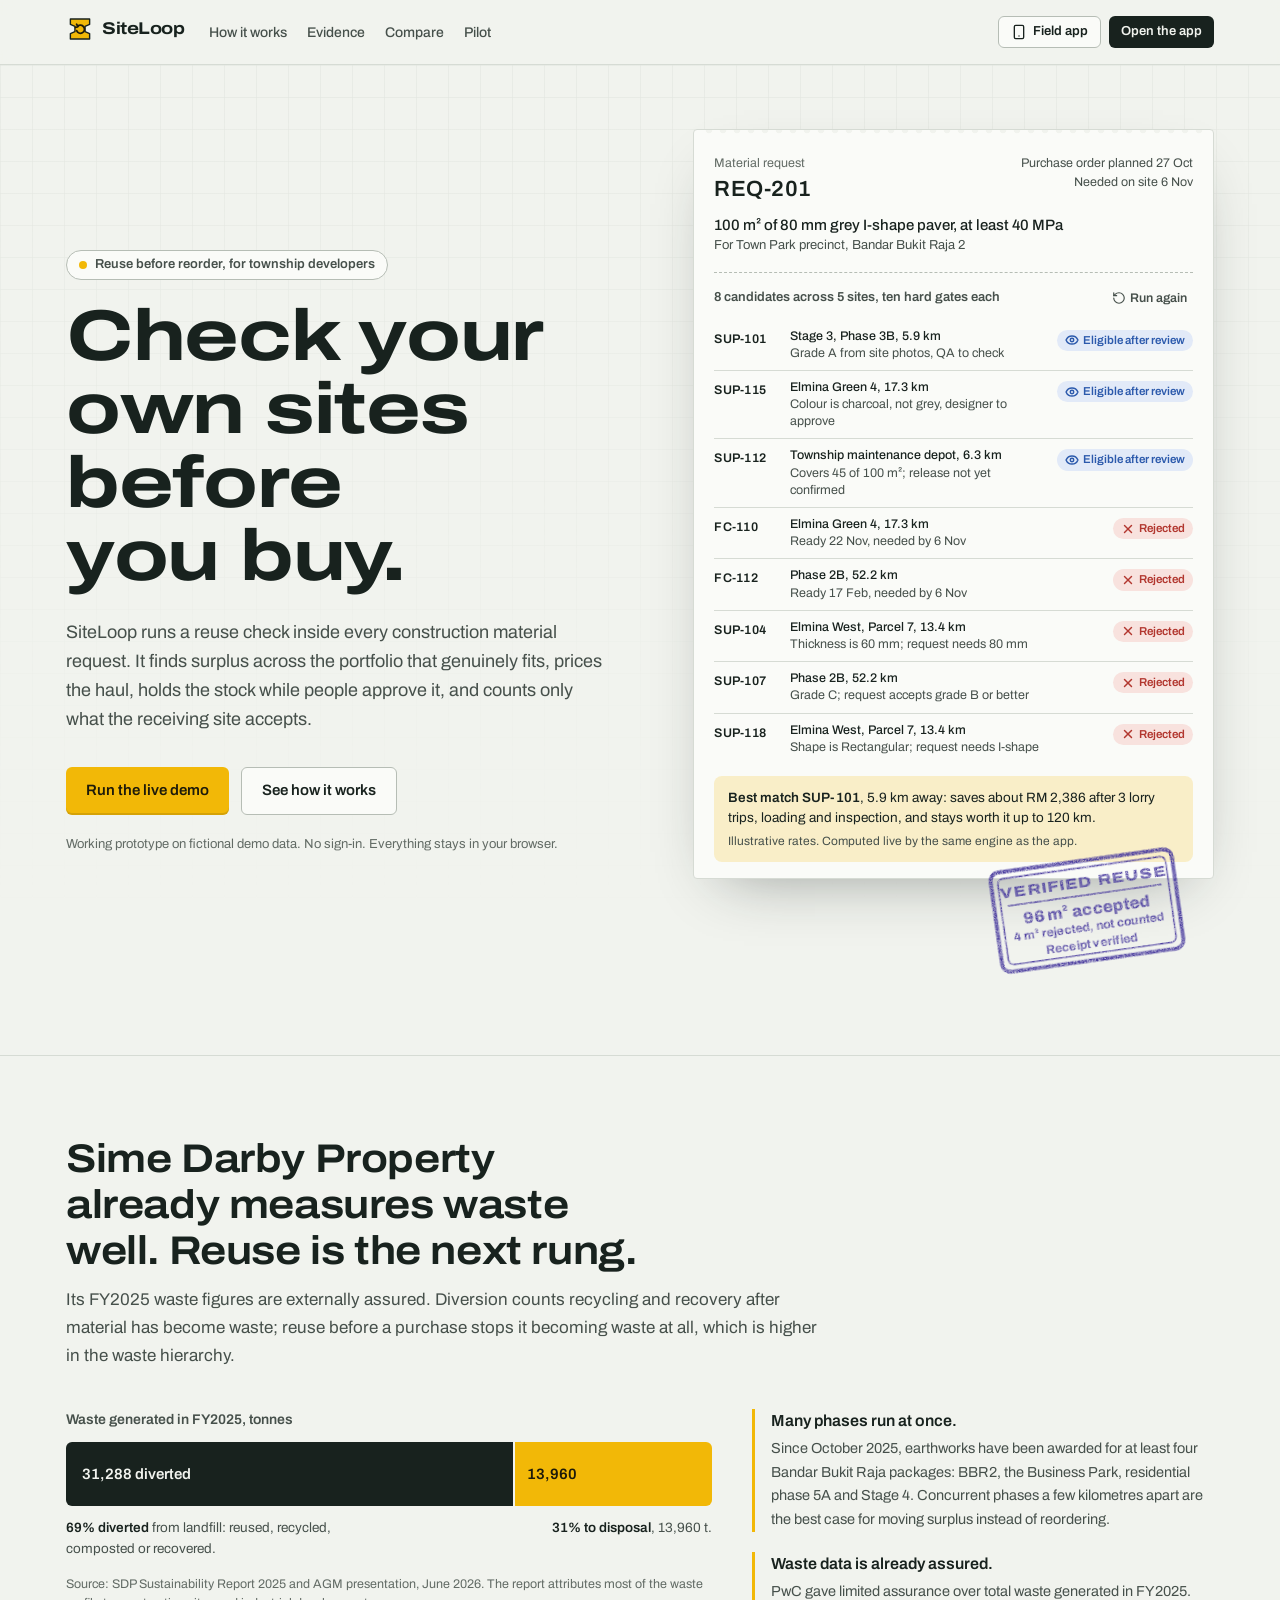
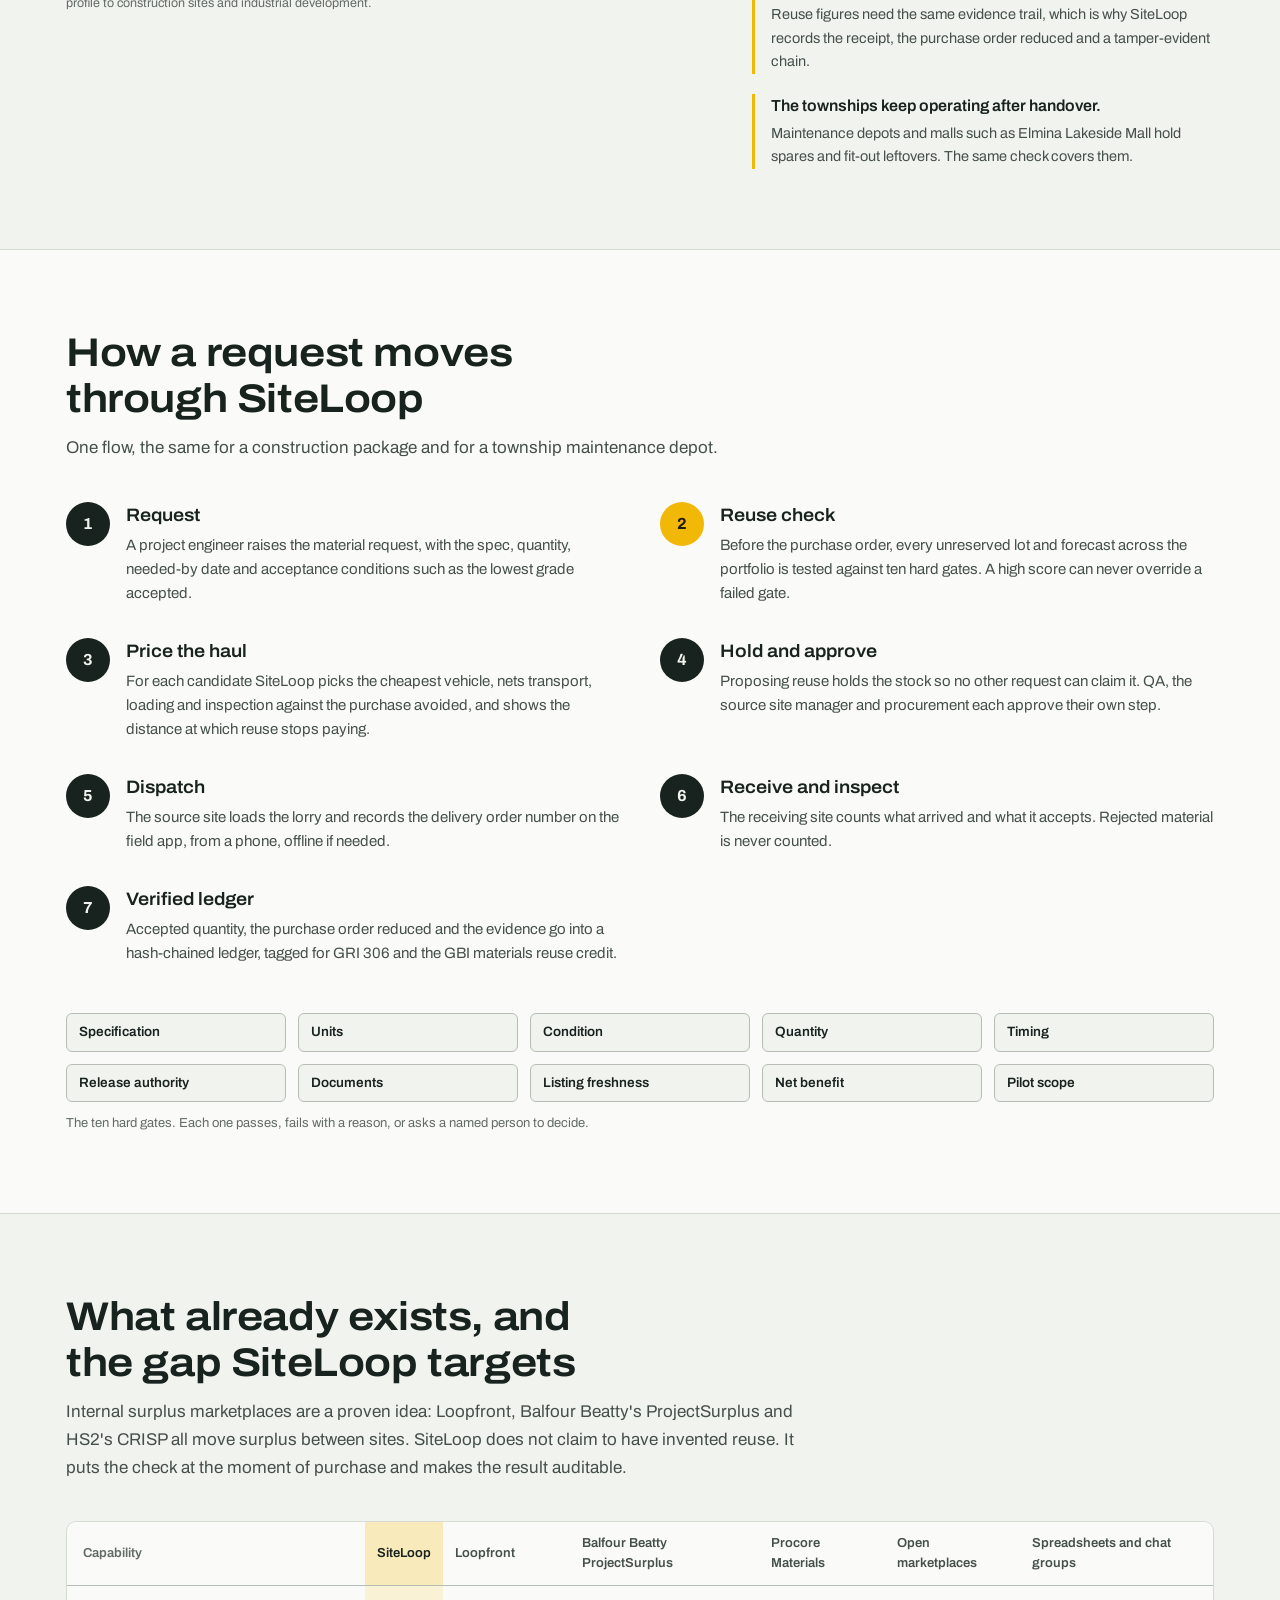
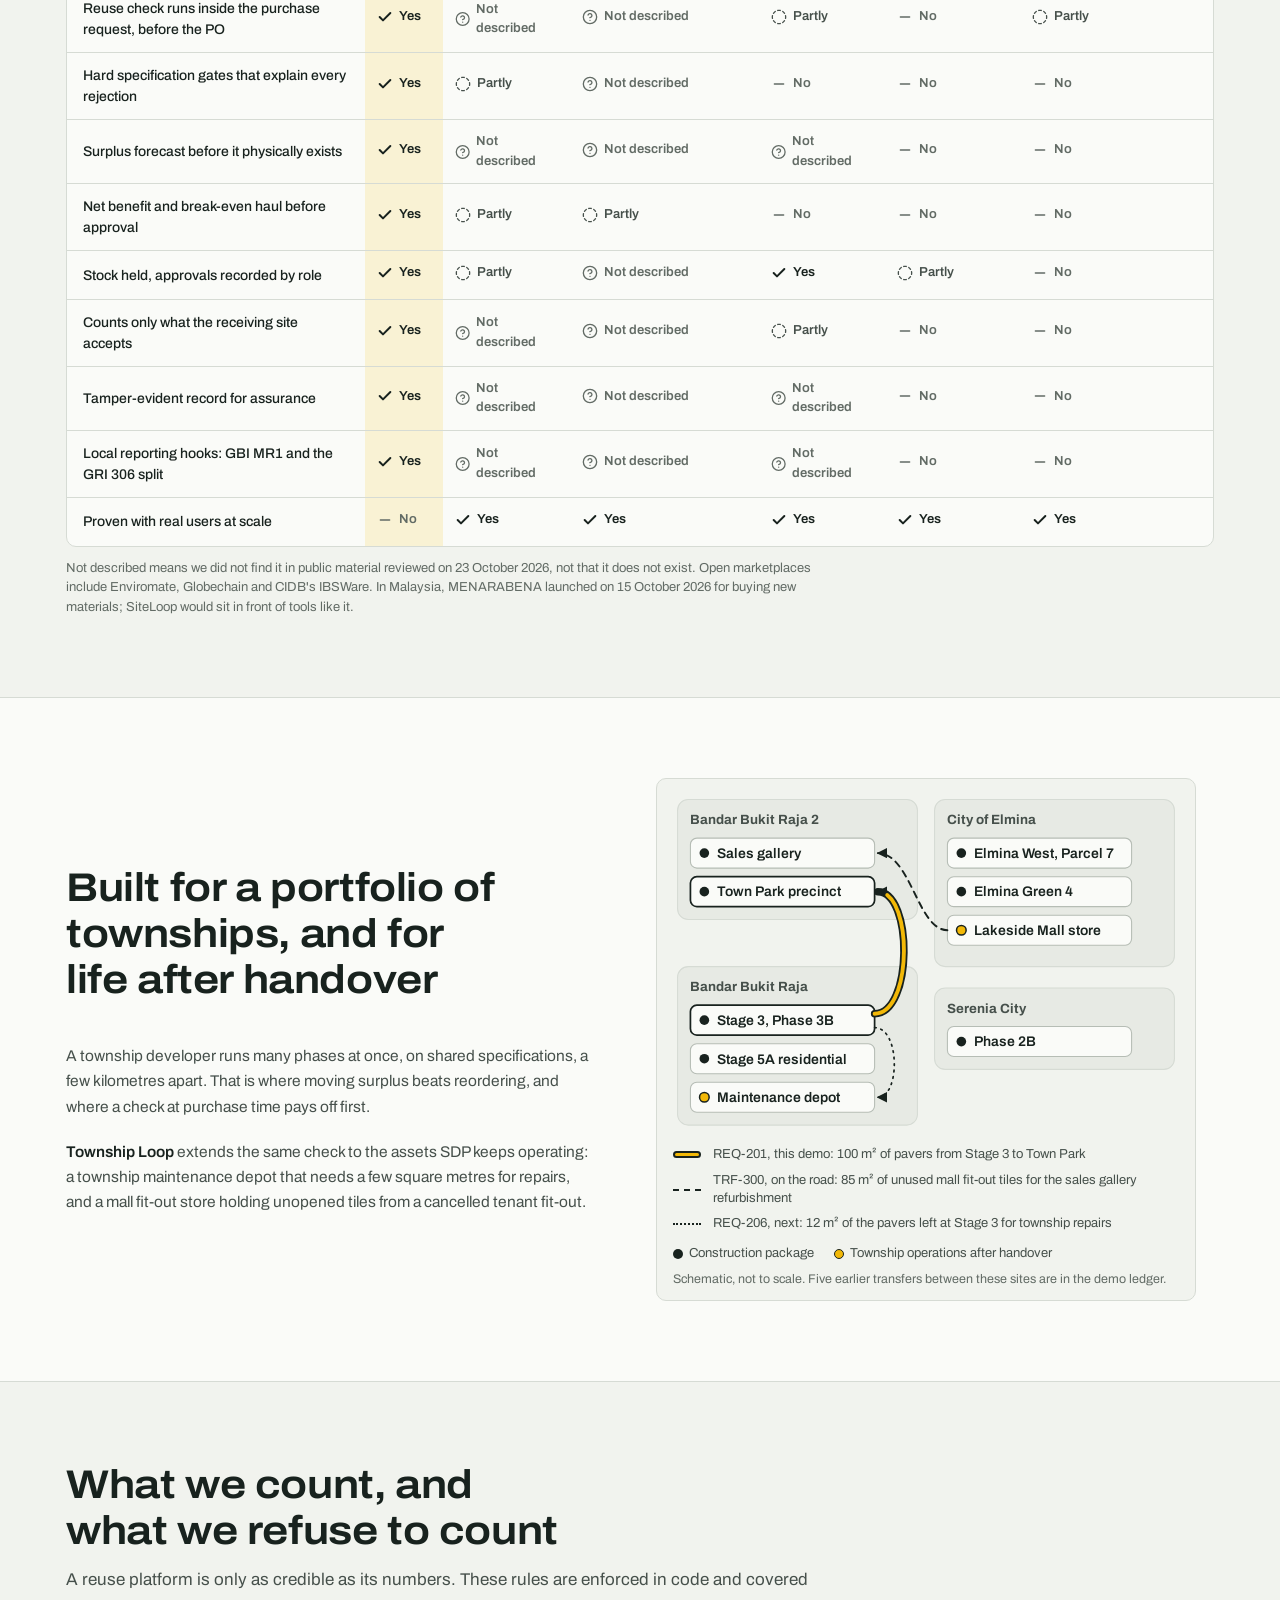
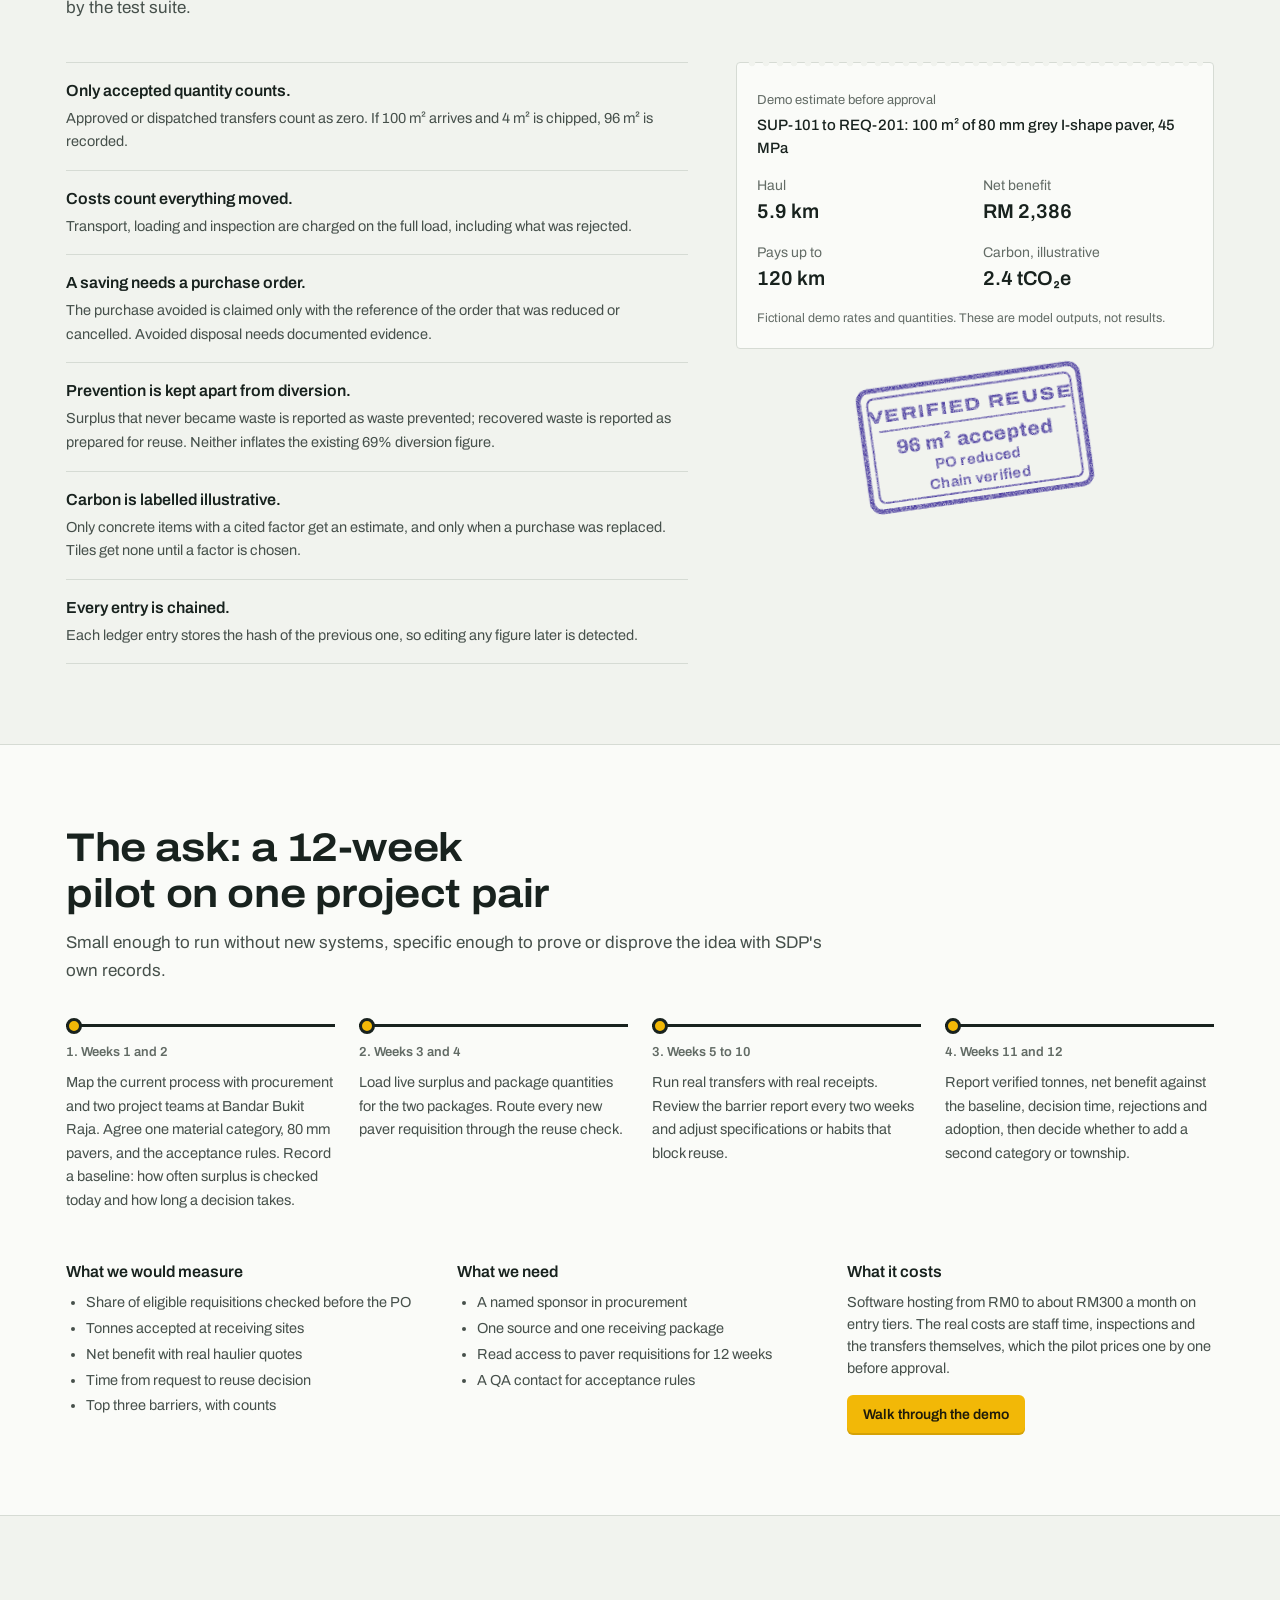
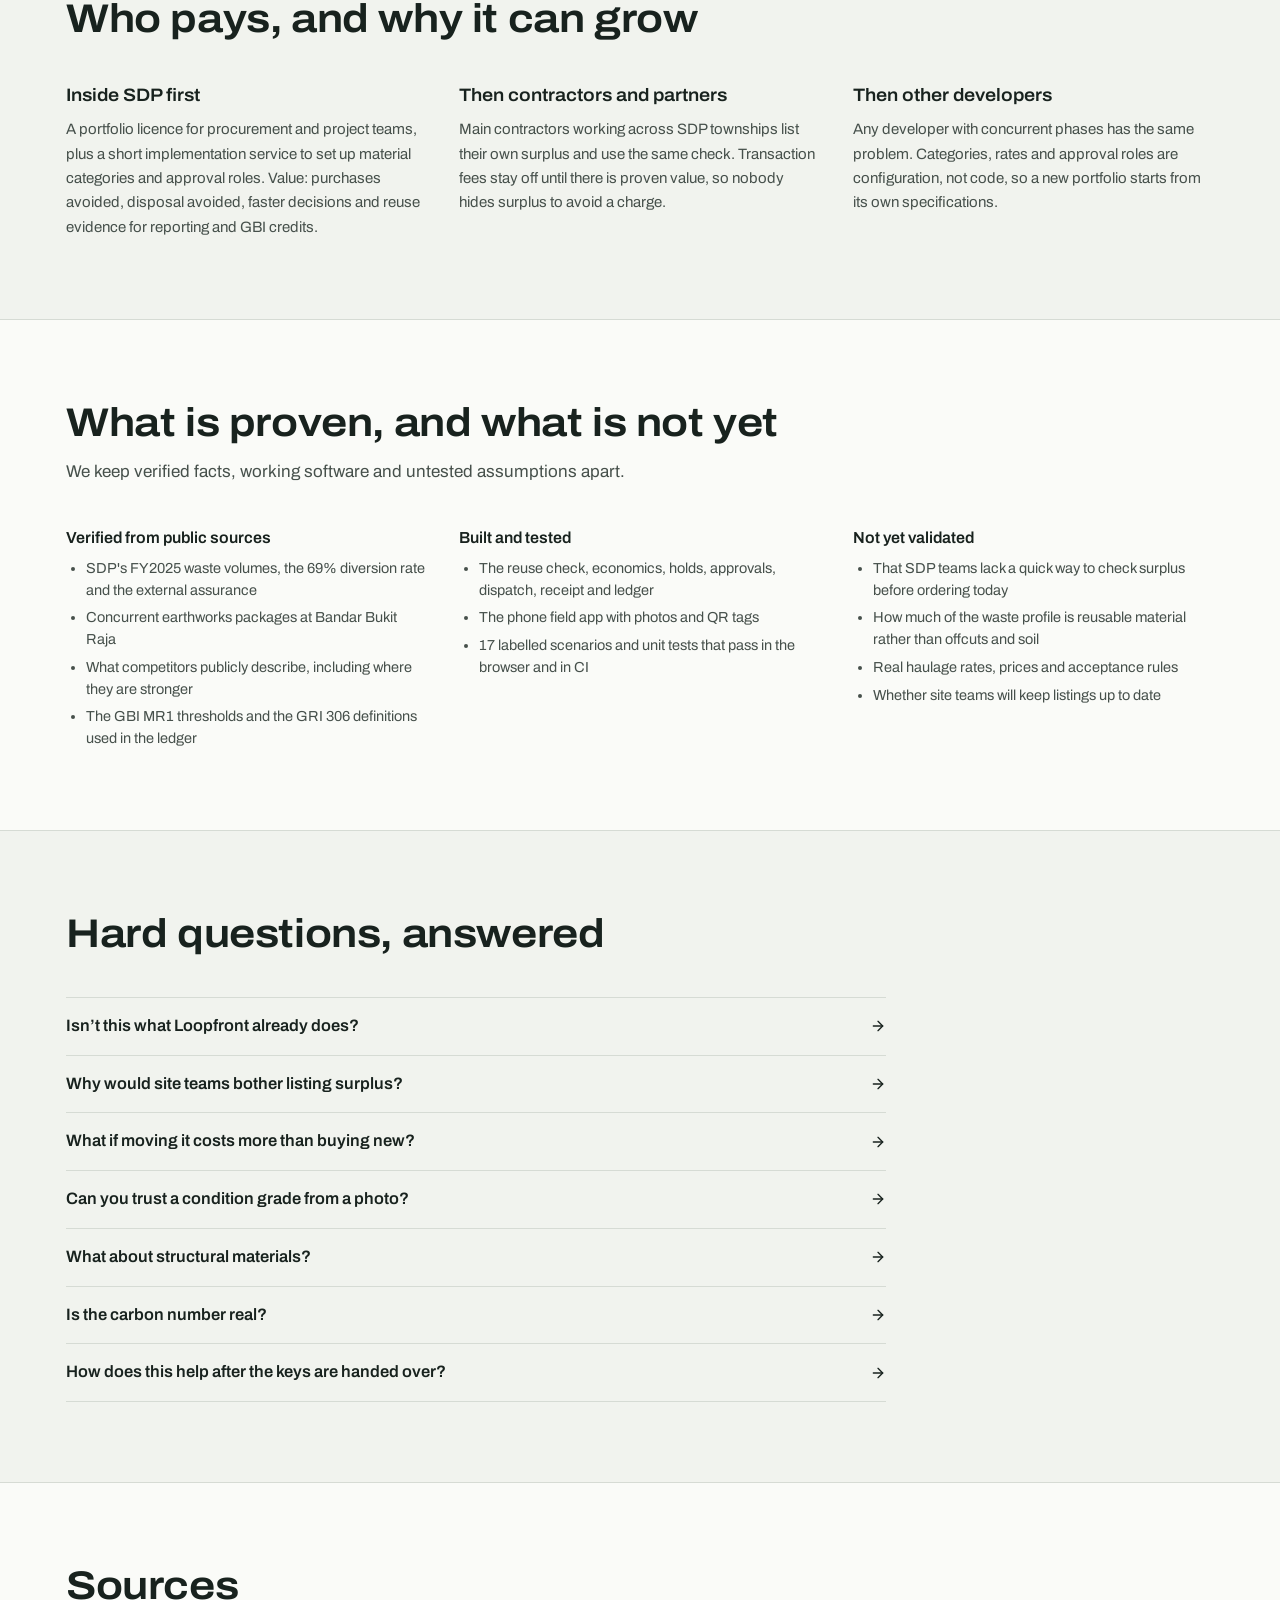
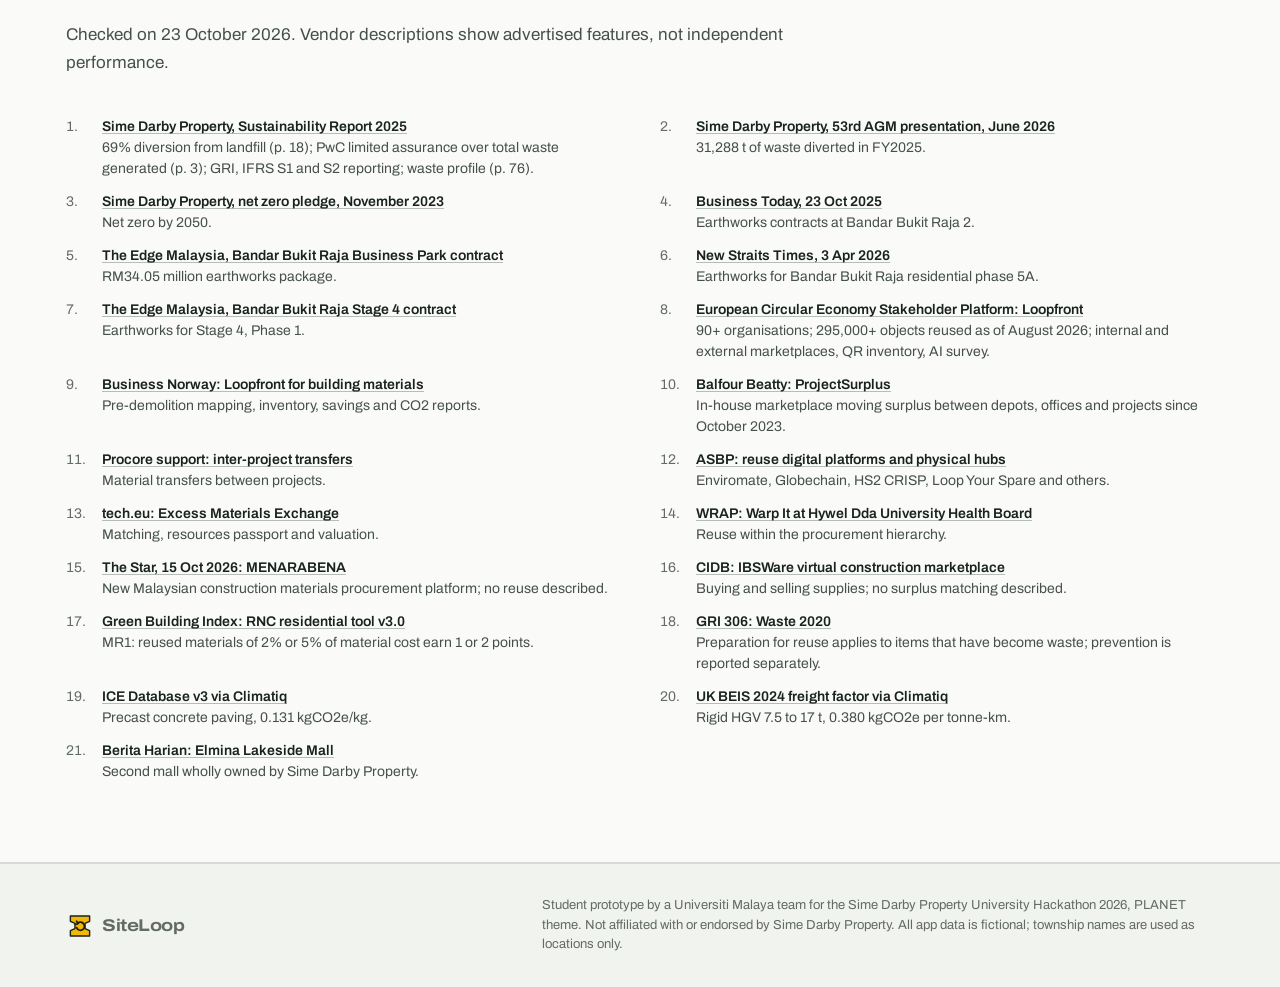
<file: siteloop-web/index.html>
<!doctype html>
<html lang="en">
  <head>
    <meta charset="UTF-8" />
    <title>SiteLoop</title>
    <meta name="claude:viewport-fit-sides" content="cover" />
    <meta name="viewport" content="width=device-width, initial-scale=1.0, viewport-fit=cover" />
    <meta name="description" content="SiteLoop checks every construction material request against surplus across your own sites before a purchase order is raised, and counts only what was accepted on site." />
    <meta name="theme-color" content="#18221e" />
    <link rel="icon" type="image/svg+xml" href="./icons/icon.svg" />
    <link rel="manifest" href="./manifest.webmanifest" />
    <link rel="apple-touch-icon" href="./icons/icon-192.png" />
    <link rel="preconnect" href="https://fonts.googleapis.com" />
    <link rel="preconnect" href="https://fonts.gstatic.com" crossorigin />
    <link rel="stylesheet" href="https://fonts.googleapis.com/css2?family=Archivo:wdth,wght@62..125,100..900&display=swap" />
    <script type="module" crossorigin src="./assets/index-BZHNO7bW.js"></script>
    <link rel="stylesheet" crossorigin href="./assets/index-CM7mW51a.css">
  </head>
  <body>
    <div id="root"></div>
  </body>
</html>
</file>
<file: siteloop-web/assets/index-CM7mW51a.css>
*,:before,:after{--tw-border-spacing-x: 0;--tw-border-spacing-y: 0;--tw-translate-x: 0;--tw-translate-y: 0;--tw-rotate: 0;--tw-skew-x: 0;--tw-skew-y: 0;--tw-scale-x: 1;--tw-scale-y: 1;--tw-pan-x: ;--tw-pan-y: ;--tw-pinch-zoom: ;--tw-scroll-snap-strictness: proximity;--tw-gradient-from-position: ;--tw-gradient-via-position: ;--tw-gradient-to-position: ;--tw-ordinal: ;--tw-slashed-zero: ;--tw-numeric-figure: ;--tw-numeric-spacing: ;--tw-numeric-fraction: ;--tw-ring-inset: ;--tw-ring-offset-width: 0px;--tw-ring-offset-color: #fff;--tw-ring-color: rgb(59 130 246 / .5);--tw-ring-offset-shadow: 0 0 #0000;--tw-ring-shadow: 0 0 #0000;--tw-shadow: 0 0 #0000;--tw-shadow-colored: 0 0 #0000;--tw-blur: ;--tw-brightness: ;--tw-contrast: ;--tw-grayscale: ;--tw-hue-rotate: ;--tw-invert: ;--tw-saturate: ;--tw-sepia: ;--tw-drop-shadow: ;--tw-backdrop-blur: ;--tw-backdrop-brightness: ;--tw-backdrop-contrast: ;--tw-backdrop-grayscale: ;--tw-backdrop-hue-rotate: ;--tw-backdrop-invert: ;--tw-backdrop-opacity: ;--tw-backdrop-saturate: ;--tw-backdrop-sepia: ;--tw-contain-size: ;--tw-contain-layout: ;--tw-contain-paint: ;--tw-contain-style: }::backdrop{--tw-border-spacing-x: 0;--tw-border-spacing-y: 0;--tw-translate-x: 0;--tw-translate-y: 0;--tw-rotate: 0;--tw-skew-x: 0;--tw-skew-y: 0;--tw-scale-x: 1;--tw-scale-y: 1;--tw-pan-x: ;--tw-pan-y: ;--tw-pinch-zoom: ;--tw-scroll-snap-strictness: proximity;--tw-gradient-from-position: ;--tw-gradient-via-position: ;--tw-gradient-to-position: ;--tw-ordinal: ;--tw-slashed-zero: ;--tw-numeric-figure: ;--tw-numeric-spacing: ;--tw-numeric-fraction: ;--tw-ring-inset: ;--tw-ring-offset-width: 0px;--tw-ring-offset-color: #fff;--tw-ring-color: rgb(59 130 246 / .5);--tw-ring-offset-shadow: 0 0 #0000;--tw-ring-shadow: 0 0 #0000;--tw-shadow: 0 0 #0000;--tw-shadow-colored: 0 0 #0000;--tw-blur: ;--tw-brightness: ;--tw-contrast: ;--tw-grayscale: ;--tw-hue-rotate: ;--tw-invert: ;--tw-saturate: ;--tw-sepia: ;--tw-drop-shadow: ;--tw-backdrop-blur: ;--tw-backdrop-brightness: ;--tw-backdrop-contrast: ;--tw-backdrop-grayscale: ;--tw-backdrop-hue-rotate: ;--tw-backdrop-invert: ;--tw-backdrop-opacity: ;--tw-backdrop-saturate: ;--tw-backdrop-sepia: ;--tw-contain-size: ;--tw-contain-layout: ;--tw-contain-paint: ;--tw-contain-style: }*,:before,:after{box-sizing:border-box;border-width:0;border-style:solid;border-color:#e5e7eb}:before,:after{--tw-content: ""}html,:host{line-height:1.5;-webkit-text-size-adjust:100%;-moz-tab-size:4;-o-tab-size:4;tab-size:4;font-family:Archivo,ui-sans-serif,system-ui,-apple-system,Segoe UI,Roboto,sans-serif;font-feature-settings:normal;font-variation-settings:normal;-webkit-tap-highlight-color:transparent}body{margin:0;line-height:inherit}hr{height:0;color:inherit;border-top-width:1px}abbr:where([title]){-webkit-text-decoration:underline dotted;text-decoration:underline dotted}h1,h2,h3,h4,h5,h6{font-size:inherit;font-weight:inherit}a{color:inherit;text-decoration:inherit}b,strong{font-weight:bolder}code,kbd,samp,pre{font-family:ui-monospace,SFMono-Regular,Menlo,Monaco,Consolas,Liberation Mono,Courier New,monospace;font-feature-settings:normal;font-variation-settings:normal;font-size:1em}small{font-size:80%}sub,sup{font-size:75%;line-height:0;position:relative;vertical-align:baseline}sub{bottom:-.25em}sup{top:-.5em}table{text-indent:0;border-color:inherit;border-collapse:collapse}button,input,optgroup,select,textarea{font-family:inherit;font-feature-settings:inherit;font-variation-settings:inherit;font-size:100%;font-weight:inherit;line-height:inherit;letter-spacing:inherit;color:inherit;margin:0;padding:0}button,select{text-transform:none}button,input:where([type=button]),input:where([type=reset]),input:where([type=submit]){-webkit-appearance:button;background-color:transparent;background-image:none}:-moz-focusring{outline:auto}:-moz-ui-invalid{box-shadow:none}progress{vertical-align:baseline}::-webkit-inner-spin-button,::-webkit-outer-spin-button{height:auto}[type=search]{-webkit-appearance:textfield;outline-offset:-2px}::-webkit-search-decoration{-webkit-appearance:none}::-webkit-file-upload-button{-webkit-appearance:button;font:inherit}summary{display:list-item}blockquote,dl,dd,h1,h2,h3,h4,h5,h6,hr,figure,p,pre{margin:0}fieldset{margin:0;padding:0}legend{padding:0}ol,ul,menu{list-style:none;margin:0;padding:0}dialog{padding:0}textarea{resize:vertical}input::-moz-placeholder,textarea::-moz-placeholder{opacity:1;color:#9ca3af}input::placeholder,textarea::placeholder{opacity:1;color:#9ca3af}button,[role=button]{cursor:pointer}:disabled{cursor:default}img,svg,video,canvas,audio,iframe,embed,object{display:block;vertical-align:middle}img,video{max-width:100%;height:auto}[hidden]:where(:not([hidden=until-found])){display:none}.sr-only{position:absolute;width:1px;height:1px;padding:0;margin:-1px;overflow:hidden;clip:rect(0,0,0,0);white-space:nowrap;border-width:0}.pointer-events-none{pointer-events:none}.pointer-events-auto{pointer-events:auto}.visible{visibility:visible}.static{position:static}.fixed{position:fixed}.absolute{position:absolute}.relative{position:relative}.sticky{position:sticky}.inset-0{top:0;right:0;bottom:0;left:0}.inset-\[18\%\]{top:18%;right:18%;bottom:18%;left:18%}.inset-x-0{left:0;right:0}.inset-x-2{left:.5rem;right:.5rem}.inset-x-6{left:1.5rem;right:1.5rem}.inset-y-0{top:0;bottom:0}.inset-y-2{top:.5rem;bottom:.5rem}.-bottom-px{bottom:-1px}.-top-\[9px\]{top:-9px}.bottom-0{bottom:0}.bottom-4{bottom:1rem}.left-0{left:0}.right-0{right:0}.right-1{right:.25rem}.right-3{right:.75rem}.right-4{right:1rem}.right-8{right:2rem}.top-0{top:0}.top-1{top:.25rem}.top-3{top:.75rem}.top-\[calc\(100\%-22px\)\]{top:calc(100% - 22px)}.z-40{z-index:40}.z-50{z-index:50}.z-\[65\]{z-index:65}.z-\[70\]{z-index:70}.z-\[75\]{z-index:75}.z-\[80\]{z-index:80}.col-span-2{grid-column:span 2 / span 2}.mx-auto{margin-left:auto;margin-right:auto}.my-0\.5{margin-top:.125rem;margin-bottom:.125rem}.-mb-px{margin-bottom:-1px}.-mt-0\.5{margin-top:-.125rem}.-mt-3{margin-top:-.75rem}.mb-1{margin-bottom:.25rem}.mb-1\.5{margin-bottom:.375rem}.mb-10{margin-bottom:2.5rem}.mb-2{margin-bottom:.5rem}.mb-3{margin-bottom:.75rem}.mb-5{margin-bottom:1.25rem}.mb-6{margin-bottom:1.5rem}.ml-1{margin-left:.25rem}.ml-1\.5{margin-left:.375rem}.ml-auto{margin-left:auto}.mt-0\.5{margin-top:.125rem}.mt-1{margin-top:.25rem}.mt-1\.5{margin-top:.375rem}.mt-12{margin-top:3rem}.mt-2{margin-top:.5rem}.mt-3{margin-top:.75rem}.mt-4{margin-top:1rem}.mt-5{margin-top:1.25rem}.mt-6{margin-top:1.5rem}.mt-8{margin-top:2rem}.mt-auto{margin-top:auto}.block{display:block}.inline-block{display:inline-block}.flex{display:flex}.inline-flex{display:inline-flex}.table{display:table}.grid{display:grid}.hidden{display:none}.aspect-square{aspect-ratio:1 / 1}.h-0{height:0px}.h-1{height:.25rem}.h-10{height:2.5rem}.h-11{height:2.75rem}.h-12{height:3rem}.h-14{height:3.5rem}.h-16{height:4rem}.h-2{height:.5rem}.h-2\.5{height:.625rem}.h-20{height:5rem}.h-3\.5{height:.875rem}.h-32{height:8rem}.h-4{height:1rem}.h-5{height:1.25rem}.h-6{height:1.5rem}.h-7{height:1.75rem}.h-8{height:2rem}.h-\[22px\]{height:22px}.h-\[3px\]{height:3px}.h-\[7px\]{height:7px}.h-auto{height:auto}.h-full{height:100%}.max-h-\[92vh\]{max-height:92vh}.min-h-\[84px\]{min-height:84px}.min-h-screen{min-height:100vh}.w-10{width:2.5rem}.w-11{width:2.75rem}.w-14{width:3.5rem}.w-2{width:.5rem}.w-2\.5{width:.625rem}.w-20{width:5rem}.w-3\.5{width:.875rem}.w-32{width:8rem}.w-4{width:1rem}.w-48{width:12rem}.w-5{width:1.25rem}.w-6{width:1.5rem}.w-7{width:1.75rem}.w-72{width:18rem}.w-\[180px\]{width:180px}.w-\[190px\]{width:190px}.w-\[22px\]{width:22px}.w-\[230px\]{width:230px}.w-\[240px\]{width:240px}.w-\[248px\]{width:248px}.w-\[26\%\]{width:26%}.w-\[280px\]{width:280px}.w-\[2px\]{width:2px}.w-\[3px\]{width:3px}.w-\[min\(380px\,calc\(100vw-24px\)\)\]{width:min(380px,calc(100vw - 24px))}.w-full{width:100%}.min-w-0{min-width:0px}.min-w-\[240px\]{min-width:240px}.min-w-\[560px\]{min-width:560px}.min-w-\[720px\]{min-width:720px}.min-w-\[820px\]{min-width:820px}.min-w-\[860px\]{min-width:860px}.min-w-\[880px\]{min-width:880px}.min-w-\[900px\]{min-width:900px}.min-w-\[920px\]{min-width:920px}.max-w-2xl{max-width:42rem}.max-w-3xl{max-width:48rem}.max-w-\[1180px\]{max-width:1180px}.max-w-\[170px\]{max-width:170px}.max-w-\[220px\]{max-width:220px}.max-w-\[34rem\]{max-width:34rem}.max-w-\[460px\]{max-width:460px}.max-w-\[540px\]{max-width:540px}.max-w-\[760px\]{max-width:760px}.max-w-\[820px\]{max-width:820px}.max-w-full{max-width:100%}.max-w-md{max-width:28rem}.max-w-prose{max-width:65ch}.max-w-sm{max-width:24rem}.flex-1{flex:1 1 0%}.shrink-0{flex-shrink:0}.grow{flex-grow:1}.basis-56{flex-basis:14rem}.basis-60{flex-basis:15rem}.basis-64{flex-basis:16rem}.basis-80{flex-basis:20rem}.-rotate-\[8deg\]{--tw-rotate: -8deg;transform:translate(var(--tw-translate-x),var(--tw-translate-y)) rotate(var(--tw-rotate)) skew(var(--tw-skew-x)) skewY(var(--tw-skew-y)) scaleX(var(--tw-scale-x)) scaleY(var(--tw-scale-y))}.rotate-180{--tw-rotate: 180deg;transform:translate(var(--tw-translate-x),var(--tw-translate-y)) rotate(var(--tw-rotate)) skew(var(--tw-skew-x)) skewY(var(--tw-skew-y)) scaleX(var(--tw-scale-x)) scaleY(var(--tw-scale-y))}.transform{transform:translate(var(--tw-translate-x),var(--tw-translate-y)) rotate(var(--tw-rotate)) skew(var(--tw-skew-x)) skewY(var(--tw-skew-y)) scaleX(var(--tw-scale-x)) scaleY(var(--tw-scale-y))}@keyframes spin{to{transform:rotate(360deg)}}.animate-spin{animation:spin 1s linear infinite}.cursor-pointer{cursor:pointer}.select-none{-webkit-user-select:none;-moz-user-select:none;user-select:none}.scroll-mt-20{scroll-margin-top:5rem}.list-disc{list-style-type:disc}.list-none{list-style-type:none}.appearance-none{-webkit-appearance:none;-moz-appearance:none;appearance:none}.grid-cols-2{grid-template-columns:repeat(2,minmax(0,1fr))}.grid-cols-3{grid-template-columns:repeat(3,minmax(0,1fr))}.grid-cols-4{grid-template-columns:repeat(4,minmax(0,1fr))}.grid-cols-\[22px_minmax\(0\,1fr\)\]{grid-template-columns:22px minmax(0,1fr)}.grid-cols-\[28px_minmax\(0\,1fr\)\]{grid-template-columns:28px minmax(0,1fr)}.grid-cols-\[44px_minmax\(0\,1fr\)\]{grid-template-columns:44px minmax(0,1fr)}.grid-cols-\[64px_minmax\(0\,1fr\)_auto\]{grid-template-columns:64px minmax(0,1fr) auto}.grid-cols-\[72px_minmax\(0\,1fr\)\]{grid-template-columns:72px minmax(0,1fr)}.grid-cols-\[96px_minmax\(0\,1fr\)\]{grid-template-columns:96px minmax(0,1fr)}.grid-cols-\[minmax\(0\,1fr\)_auto\]{grid-template-columns:minmax(0,1fr) auto}.flex-col{flex-direction:column}.flex-wrap{flex-wrap:wrap}.items-start{align-items:flex-start}.items-end{align-items:flex-end}.items-center{align-items:center}.items-baseline{align-items:baseline}.items-stretch{align-items:stretch}.justify-end{justify-content:flex-end}.justify-center{justify-content:center}.justify-between{justify-content:space-between}.gap-0\.5{gap:.125rem}.gap-1{gap:.25rem}.gap-1\.5{gap:.375rem}.gap-10{gap:2.5rem}.gap-12{gap:3rem}.gap-2{gap:.5rem}.gap-2\.5{gap:.625rem}.gap-3{gap:.75rem}.gap-4{gap:1rem}.gap-5{gap:1.25rem}.gap-6{gap:1.5rem}.gap-8{gap:2rem}.gap-x-10{-moz-column-gap:2.5rem;column-gap:2.5rem}.gap-x-2{-moz-column-gap:.5rem;column-gap:.5rem}.gap-x-2\.5{-moz-column-gap:.625rem;column-gap:.625rem}.gap-x-3{-moz-column-gap:.75rem;column-gap:.75rem}.gap-x-4{-moz-column-gap:1rem;column-gap:1rem}.gap-x-5{-moz-column-gap:1.25rem;column-gap:1.25rem}.gap-x-6{-moz-column-gap:1.5rem;column-gap:1.5rem}.gap-y-1{row-gap:.25rem}.gap-y-2{row-gap:.5rem}.gap-y-3{row-gap:.75rem}.gap-y-4{row-gap:1rem}.gap-y-8{row-gap:2rem}.space-y-1>:not([hidden])~:not([hidden]){--tw-space-y-reverse: 0;margin-top:calc(.25rem * calc(1 - var(--tw-space-y-reverse)));margin-bottom:calc(.25rem * var(--tw-space-y-reverse))}.space-y-1\.5>:not([hidden])~:not([hidden]){--tw-space-y-reverse: 0;margin-top:calc(.375rem * calc(1 - var(--tw-space-y-reverse)));margin-bottom:calc(.375rem * var(--tw-space-y-reverse))}.divide-y>:not([hidden])~:not([hidden]){--tw-divide-y-reverse: 0;border-top-width:calc(1px * calc(1 - var(--tw-divide-y-reverse)));border-bottom-width:calc(1px * var(--tw-divide-y-reverse))}.divide-line>:not([hidden])~:not([hidden]){--tw-divide-opacity: 1;border-color:rgb(var(--line) / var(--tw-divide-opacity))}.self-center{align-self:center}.overflow-hidden{overflow:hidden}.overflow-y-auto{overflow-y:auto}.truncate{overflow:hidden;text-overflow:ellipsis;white-space:nowrap}.whitespace-nowrap{white-space:nowrap}.break-all{word-break:break-all}.rounded{border-radius:.25rem}.rounded-2xl{border-radius:1rem}.rounded-\[10px\]{border-radius:10px}.rounded-\[5px\]{border-radius:5px}.rounded-full{border-radius:9999px}.rounded-lg{border-radius:.5rem}.rounded-md{border-radius:.375rem}.rounded-xl{border-radius:.75rem}.rounded-b{border-bottom-right-radius:.25rem;border-bottom-left-radius:.25rem}.rounded-r{border-top-right-radius:.25rem;border-bottom-right-radius:.25rem}.rounded-t{border-top-left-radius:.25rem;border-top-right-radius:.25rem}.rounded-t-xl{border-top-left-radius:.75rem;border-top-right-radius:.75rem}.border{border-width:1px}.border-0{border-width:0px}.border-2{border-width:2px}.border-\[3px\]{border-width:3px}.border-x{border-left-width:1px;border-right-width:1px}.border-y{border-top-width:1px;border-bottom-width:1px}.border-b{border-bottom-width:1px}.border-l-\[3px\]{border-left-width:3px}.border-r{border-right-width:1px}.border-t{border-top-width:1px}.border-t-2{border-top-width:2px}.border-t-\[3px\]{border-top-width:3px}.border-dashed{border-style:dashed}.border-dotted{border-style:dotted}.border-fail\/40{border-color:rgb(var(--fail) / .4)}.border-hivis{--tw-border-opacity: 1;border-color:rgb(var(--hivis) / var(--tw-border-opacity))}.border-hivis\/60{border-color:rgb(var(--hivis) / .6)}.border-ink{--tw-border-opacity: 1;border-color:rgb(var(--ink) / var(--tw-border-opacity))}.border-ink\/15{border-color:rgb(var(--ink) / .15)}.border-line{--tw-border-opacity: 1;border-color:rgb(var(--line) / var(--tw-border-opacity))}.border-line-strong{--tw-border-opacity: 1;border-color:rgb(var(--line-strong) / var(--tw-border-opacity))}.border-pass\/40{border-color:rgb(var(--pass) / .4)}.border-review\/40{border-color:rgb(var(--review) / .4)}.bg-fail-soft{--tw-bg-opacity: 1;background-color:rgb(var(--fail-soft) / var(--tw-bg-opacity))}.bg-hivis{--tw-bg-opacity: 1;background-color:rgb(var(--hivis) / var(--tw-bg-opacity))}.bg-hivis\/10{background-color:rgb(var(--hivis) / .1)}.bg-hivis\/15{background-color:rgb(var(--hivis) / .15)}.bg-hivis\/20{background-color:rgb(var(--hivis) / .2)}.bg-hivis\/25{background-color:rgb(var(--hivis) / .25)}.bg-ink{--tw-bg-opacity: 1;background-color:rgb(var(--ink) / var(--tw-bg-opacity))}.bg-ink\/40{background-color:rgb(var(--ink) / .4)}.bg-ink\/60{background-color:rgb(var(--ink) / .6)}.bg-paper{--tw-bg-opacity: 1;background-color:rgb(var(--paper) / var(--tw-bg-opacity))}.bg-paper\/95{background-color:rgb(var(--paper) / .95)}.bg-pass{--tw-bg-opacity: 1;background-color:rgb(var(--pass) / var(--tw-bg-opacity))}.bg-pass-soft{--tw-bg-opacity: 1;background-color:rgb(var(--pass-soft) / var(--tw-bg-opacity))}.bg-pass-soft\/60{background-color:rgb(var(--pass-soft) / .6)}.bg-review-soft{--tw-bg-opacity: 1;background-color:rgb(var(--review-soft) / var(--tw-bg-opacity))}.bg-series{--tw-bg-opacity: 1;background-color:rgb(var(--series-1) / var(--tw-bg-opacity))}.bg-series\/15{background-color:rgb(var(--series-1) / .15)}.bg-sunk{--tw-bg-opacity: 1;background-color:rgb(var(--sunk) / var(--tw-bg-opacity))}.bg-sunk\/40{background-color:rgb(var(--sunk) / .4)}.bg-sunk\/50{background-color:rgb(var(--sunk) / .5)}.bg-surface{--tw-bg-opacity: 1;background-color:rgb(var(--surface) / var(--tw-bg-opacity))}.bg-surface\/90{background-color:rgb(var(--surface) / .9)}.bg-surface\/95{background-color:rgb(var(--surface) / .95)}.bg-transparent{background-color:transparent}.bg-white{--tw-bg-opacity: 1;background-color:rgb(255 255 255 / var(--tw-bg-opacity))}.bg-\[length\:14px\]{background-size:14px}.bg-\[right_10px_center\]{background-position:right 10px center}.bg-no-repeat{background-repeat:no-repeat}.object-cover{-o-object-fit:cover;object-fit:cover}.p-0{padding:0}.p-0\.5{padding:.125rem}.p-1{padding:.25rem}.p-1\.5{padding:.375rem}.p-3{padding:.75rem}.p-4{padding:1rem}.px-1{padding-left:.25rem;padding-right:.25rem}.px-1\.5{padding-left:.375rem;padding-right:.375rem}.px-2{padding-left:.5rem;padding-right:.5rem}.px-2\.5{padding-left:.625rem;padding-right:.625rem}.px-3{padding-left:.75rem;padding-right:.75rem}.px-3\.5{padding-left:.875rem;padding-right:.875rem}.px-4{padding-left:1rem;padding-right:1rem}.px-5{padding-left:1.25rem;padding-right:1.25rem}.px-6{padding-left:1.5rem;padding-right:1.5rem}.py-0\.5{padding-top:.125rem;padding-bottom:.125rem}.py-1{padding-top:.25rem;padding-bottom:.25rem}.py-1\.5{padding-top:.375rem;padding-bottom:.375rem}.py-16{padding-top:4rem;padding-bottom:4rem}.py-2{padding-top:.5rem;padding-bottom:.5rem}.py-2\.5{padding-top:.625rem;padding-bottom:.625rem}.py-3{padding-top:.75rem;padding-bottom:.75rem}.py-3\.5{padding-top:.875rem;padding-bottom:.875rem}.py-4{padding-top:1rem;padding-bottom:1rem}.py-5{padding-top:1.25rem;padding-bottom:1.25rem}.py-6{padding-top:1.5rem;padding-bottom:1.5rem}.py-8{padding-top:2rem;padding-bottom:2rem}.pb-2\.5{padding-bottom:.625rem}.pb-20{padding-bottom:5rem}.pb-28{padding-bottom:7rem}.pb-3{padding-bottom:.75rem}.pb-3\.5{padding-bottom:.875rem}.pb-4{padding-bottom:1rem}.pb-5{padding-bottom:1.25rem}.pb-8{padding-bottom:2rem}.pl-0{padding-left:0}.pl-2{padding-left:.5rem}.pl-4{padding-left:1rem}.pl-5{padding-left:1.25rem}.pr-1{padding-right:.25rem}.pr-3{padding-right:.75rem}.pr-4{padding-right:1rem}.pr-6{padding-right:1.5rem}.pr-8{padding-right:2rem}.pt-0\.5{padding-top:.125rem}.pt-1{padding-top:.25rem}.pt-12{padding-top:3rem}.pt-2{padding-top:.5rem}.pt-2\.5{padding-top:.625rem}.pt-3{padding-top:.75rem}.pt-4{padding-top:1rem}.pt-5{padding-top:1.25rem}.pt-6{padding-top:1.5rem}.pt-7{padding-top:1.75rem}.pt-8{padding-top:2rem}.text-left{text-align:left}.text-center{text-align:center}.text-right{text-align:right}.align-top{vertical-align:top}.font-\[inherit\]{font-family:inherit}.text-2xl{font-size:1.5rem;line-height:2rem}.text-\[10\.5px\]{font-size:10.5px}.text-\[11\.5px\]{font-size:11.5px}.text-\[11px\]{font-size:11px}.text-\[12\.5px\]{font-size:12.5px}.text-\[12px\]{font-size:12px}.text-\[13\.5px\]{font-size:13.5px}.text-\[13px\]{font-size:13px}.text-\[14\.5px\]{font-size:14.5px}.text-\[14px\]{font-size:14px}.text-\[15\.5px\]{font-size:15.5px}.text-\[15px\]{font-size:15px}.text-\[16\.5px\]{font-size:16.5px}.text-\[16px\]{font-size:16px}.text-\[17px\]{font-size:17px}.text-\[18px\]{font-size:18px}.text-\[20px\]{font-size:20px}.text-\[22px\]{font-size:22px}.text-\[26px\]{font-size:26px}.text-\[30px\]{font-size:30px}.text-\[44px\]{font-size:44px}.text-base{font-size:1rem;line-height:1.5rem}.text-lg{font-size:1.125rem;line-height:1.75rem}.text-sm{font-size:.875rem;line-height:1.25rem}.text-xs{font-size:.75rem;line-height:1rem}.font-bold{font-weight:700}.font-medium{font-weight:500}.font-semibold{font-weight:600}.leading-4{line-height:1rem}.leading-none{line-height:1}.leading-relaxed{line-height:1.625}.leading-snug{line-height:1.375}.leading-tight{line-height:1.25}.tracking-tight{letter-spacing:-.025em}.text-fail{--tw-text-opacity: 1;color:rgb(var(--fail) / var(--tw-text-opacity))}.text-ink{--tw-text-opacity: 1;color:rgb(var(--ink) / var(--tw-text-opacity))}.text-ink-2{--tw-text-opacity: 1;color:rgb(var(--ink-2) / var(--tw-text-opacity))}.text-muted{--tw-text-opacity: 1;color:rgb(var(--muted) / var(--tw-text-opacity))}.text-on-hivis{--tw-text-opacity: 1;color:rgb(var(--on-hivis) / var(--tw-text-opacity))}.text-paper{--tw-text-opacity: 1;color:rgb(var(--paper) / var(--tw-text-opacity))}.text-pass{--tw-text-opacity: 1;color:rgb(var(--pass) / var(--tw-text-opacity))}.text-review{--tw-text-opacity: 1;color:rgb(var(--review) / var(--tw-text-opacity))}.underline{text-decoration-line:underline}.decoration-line-strong{text-decoration-color:rgb(var(--line-strong) / 1)}.underline-offset-2{text-underline-offset:2px}.accent-\[rgb\(var\(--ink\)\)\]{accent-color:rgb(var(--ink))}.opacity-60{opacity:.6}.shadow-2xl{--tw-shadow: 0 25px 50px -12px rgb(0 0 0 / .25);--tw-shadow-colored: 0 25px 50px -12px var(--tw-shadow-color);box-shadow:var(--tw-ring-offset-shadow, 0 0 #0000),var(--tw-ring-shadow, 0 0 #0000),var(--tw-shadow)}.shadow-\[0_1px_0_rgb\(0_0_0\/0\.06\)\]{--tw-shadow: 0 1px 0 rgb(0 0 0/.06);--tw-shadow-colored: 0 1px 0 var(--tw-shadow-color);box-shadow:var(--tw-ring-offset-shadow, 0 0 #0000),var(--tw-ring-shadow, 0 0 #0000),var(--tw-shadow)}.shadow-\[0_1px_0_rgb\(0_0_0\/0\.08\)\]{--tw-shadow: 0 1px 0 rgb(0 0 0/.08);--tw-shadow-colored: 0 1px 0 var(--tw-shadow-color);box-shadow:var(--tw-ring-offset-shadow, 0 0 #0000),var(--tw-ring-shadow, 0 0 #0000),var(--tw-shadow)}.shadow-\[0_24px_60px_-30px_rgb\(var\(--ink\)\/0\.45\)\]{--tw-shadow: 0 24px 60px -30px rgb(var(--ink)/.45);--tw-shadow-colored: 0 24px 60px -30px var(--tw-shadow-color);box-shadow:var(--tw-ring-offset-shadow, 0 0 #0000),var(--tw-ring-shadow, 0 0 #0000),var(--tw-shadow)}.shadow-\[inset_0_-2px_0_rgb\(0_0_0\/0\.12\)\]{--tw-shadow: inset 0 -2px 0 rgb(0 0 0/.12);--tw-shadow-colored: inset 0 -2px 0 var(--tw-shadow-color);box-shadow:var(--tw-ring-offset-shadow, 0 0 #0000),var(--tw-ring-shadow, 0 0 #0000),var(--tw-shadow)}.shadow-sm{--tw-shadow: 0 1px 2px 0 rgb(0 0 0 / .05);--tw-shadow-colored: 0 1px 2px 0 var(--tw-shadow-color);box-shadow:var(--tw-ring-offset-shadow, 0 0 #0000),var(--tw-ring-shadow, 0 0 #0000),var(--tw-shadow)}.shadow-xl{--tw-shadow: 0 20px 25px -5px rgb(0 0 0 / .1), 0 8px 10px -6px rgb(0 0 0 / .1);--tw-shadow-colored: 0 20px 25px -5px var(--tw-shadow-color), 0 8px 10px -6px var(--tw-shadow-color);box-shadow:var(--tw-ring-offset-shadow, 0 0 #0000),var(--tw-ring-shadow, 0 0 #0000),var(--tw-shadow)}.ring-2{--tw-ring-offset-shadow: var(--tw-ring-inset) 0 0 0 var(--tw-ring-offset-width) var(--tw-ring-offset-color);--tw-ring-shadow: var(--tw-ring-inset) 0 0 0 calc(2px + var(--tw-ring-offset-width)) var(--tw-ring-color);box-shadow:var(--tw-ring-offset-shadow),var(--tw-ring-shadow),var(--tw-shadow, 0 0 #0000)}.ring-hivis\/70{--tw-ring-color: rgb(var(--hivis) / .7)}.filter{filter:var(--tw-blur) var(--tw-brightness) var(--tw-contrast) var(--tw-grayscale) var(--tw-hue-rotate) var(--tw-invert) var(--tw-saturate) var(--tw-sepia) var(--tw-drop-shadow)}.backdrop-blur{--tw-backdrop-blur: blur(8px);-webkit-backdrop-filter:var(--tw-backdrop-blur) var(--tw-backdrop-brightness) var(--tw-backdrop-contrast) var(--tw-backdrop-grayscale) var(--tw-backdrop-hue-rotate) var(--tw-backdrop-invert) var(--tw-backdrop-opacity) var(--tw-backdrop-saturate) var(--tw-backdrop-sepia);backdrop-filter:var(--tw-backdrop-blur) var(--tw-backdrop-brightness) var(--tw-backdrop-contrast) var(--tw-backdrop-grayscale) var(--tw-backdrop-hue-rotate) var(--tw-backdrop-invert) var(--tw-backdrop-opacity) var(--tw-backdrop-saturate) var(--tw-backdrop-sepia)}.transition-colors{transition-property:color,background-color,border-color,text-decoration-color,fill,stroke;transition-timing-function:cubic-bezier(.4,0,.2,1);transition-duration:.15s}.transition-transform{transition-property:transform;transition-timing-function:cubic-bezier(.4,0,.2,1);transition-duration:.15s}.\[mask-image\:linear-gradient\(to_bottom\,black\,transparent_85\%\)\]{-webkit-mask-image:linear-gradient(to bottom,black,transparent 85%);mask-image:linear-gradient(to bottom,black,transparent 85%)}:root{--paper: 241 243 238;--surface: 250 251 248;--sunk: 231 234 228;--ink: 24 34 30;--ink-2: 70 80 75;--muted: 98 107 101;--line: 214 219 212;--line-strong: 182 189 181;--hivis: 242 184 7;--on-hivis: 30 27 10;--pass: 29 117 74;--pass-soft: 223 240 229;--review: 44 90 172;--review-soft: 226 234 248;--fail: 178 55 47;--fail-soft: 248 226 222;--chop: 72 58 158;--series-1: 33 106 146;color-scheme:light}@media (prefers-color-scheme: dark){:root:not([data-theme=light]){--paper: 16 22 20;--surface: 23 31 28;--sunk: 30 39 35;--ink: 231 236 231;--ink-2: 184 193 187;--muted: 146 157 150;--line: 45 55 51;--line-strong: 66 78 73;--hivis: 246 196 52;--on-hivis: 30 27 10;--pass: 96 198 143;--pass-soft: 24 50 37;--review: 140 172 240;--review-soft: 27 39 64;--fail: 241 134 122;--fail-soft: 60 30 27;--chop: 172 160 246;--series-1: 96 168 212;color-scheme:dark}}:root[data-theme=dark]{--paper: 16 22 20;--surface: 23 31 28;--sunk: 30 39 35;--ink: 231 236 231;--ink-2: 184 193 187;--muted: 146 157 150;--line: 45 55 51;--line-strong: 66 78 73;--hivis: 246 196 52;--on-hivis: 30 27 10;--pass: 96 198 143;--pass-soft: 24 50 37;--review: 140 172 240;--review-soft: 27 39 64;--fail: 241 134 122;--fail-soft: 60 30 27;--chop: 172 160 246;--series-1: 96 168 212;color-scheme:dark}html{background:rgb(var(--paper));-webkit-text-size-adjust:100%}body{margin:0;background:rgb(var(--paper));color:rgb(var(--ink));font-family:Archivo,ui-sans-serif,system-ui,-apple-system,Segoe UI,Roboto,sans-serif;font-size:15px;line-height:1.5;-webkit-font-smoothing:antialiased;overflow-x:hidden}body:before{content:"";position:fixed;inset:0 0 auto;height:env(safe-area-inset-top,0px);z-index:60;background:rgb(var(--paper))}h1,h2,h3{text-wrap:balance}::-moz-selection{background:rgb(var(--hivis) / .45);color:rgb(var(--ink))}::selection{background:rgb(var(--hivis) / .45);color:rgb(var(--ink))}:focus-visible{outline:2px solid rgb(var(--review));outline-offset:2px;border-radius:4px}.display{font-stretch:125%;font-weight:720;letter-spacing:-.018em;line-height:1.02}.headline{font-stretch:112%;font-weight:650;letter-spacing:-.01em;line-height:1.15}.code-id{font-variant-numeric:tabular-nums;font-weight:600;letter-spacing:.02em}.tabular{font-variant-numeric:tabular-nums}.gutter{padding-left:max(16px,env(safe-area-inset-left,0px));padding-right:max(16px,env(safe-area-inset-right,0px))}.slip{position:relative;background:rgb(var(--surface));border:1px solid rgb(var(--line));border-radius:4px}.slip:before{content:"";position:absolute;left:10px;right:10px;top:-5px;height:10px;background:radial-gradient(circle at 5px 5px,rgb(var(--paper)) 3.2px,transparent 3.6px) repeat-x;background-size:14px 10px}.hairline-grid{background-image:linear-gradient(rgb(var(--line) / .55) 1px,transparent 1px),linear-gradient(90deg,rgb(var(--line) / .55) 1px,transparent 1px);background-size:32px 32px}.scroll-x{overflow-x:auto;-webkit-overflow-scrolling:touch}@keyframes gate-in{0%{opacity:.25;transform:translate(-6px)}to{opacity:1;transform:none}}.gate-in{animation:gate-in .36s cubic-bezier(.2,.7,.2,1) both}@keyframes stamp-in{0%{opacity:0;transform:scale(1.35) rotate(-14deg)}60%{opacity:1;transform:scale(.96) rotate(-7deg)}to{opacity:1;transform:scale(1) rotate(-8deg)}}.stamp-in{animation:stamp-in .52s cubic-bezier(.2,.9,.25,1) both}@media (prefers-reduced-motion: reduce){*,*:before,*:after{animation-duration:.01ms!important;animation-iteration-count:1!important;transition-duration:.01ms!important;scroll-behavior:auto!important}}.placeholder\:text-muted::-moz-placeholder{--tw-text-opacity: 1;color:rgb(var(--muted) / var(--tw-text-opacity))}.placeholder\:text-muted::placeholder{--tw-text-opacity: 1;color:rgb(var(--muted) / var(--tw-text-opacity))}.last\:border-b-0:last-child{border-bottom-width:0px}.hover\:border-ink\/40:hover{border-color:rgb(var(--ink) / .4)}.hover\:border-line-strong:hover{--tw-border-opacity: 1;border-color:rgb(var(--line-strong) / var(--tw-border-opacity))}.hover\:bg-fail-soft:hover{--tw-bg-opacity: 1;background-color:rgb(var(--fail-soft) / var(--tw-bg-opacity))}.hover\:bg-hivis\/30:hover{background-color:rgb(var(--hivis) / .3)}.hover\:bg-ink\/90:hover{background-color:rgb(var(--ink) / .9)}.hover\:bg-sunk:hover{--tw-bg-opacity: 1;background-color:rgb(var(--sunk) / var(--tw-bg-opacity))}.hover\:bg-sunk\/60:hover{background-color:rgb(var(--sunk) / .6)}.hover\:text-ink:hover{--tw-text-opacity: 1;color:rgb(var(--ink) / var(--tw-text-opacity))}.hover\:text-ink-2:hover{--tw-text-opacity: 1;color:rgb(var(--ink-2) / var(--tw-text-opacity))}.hover\:underline:hover{text-decoration-line:underline}.hover\:decoration-ink:hover{text-decoration-color:rgb(var(--ink) / 1)}.hover\:brightness-95:hover{--tw-brightness: brightness(.95);filter:var(--tw-blur) var(--tw-brightness) var(--tw-contrast) var(--tw-grayscale) var(--tw-hue-rotate) var(--tw-invert) var(--tw-saturate) var(--tw-sepia) var(--tw-drop-shadow)}.focus\:border-review:focus{--tw-border-opacity: 1;border-color:rgb(var(--review) / var(--tw-border-opacity))}.focus\:outline-none:focus{outline:2px solid transparent;outline-offset:2px}.focus\:ring-2:focus{--tw-ring-offset-shadow: var(--tw-ring-inset) 0 0 0 var(--tw-ring-offset-width) var(--tw-ring-offset-color);--tw-ring-shadow: var(--tw-ring-inset) 0 0 0 calc(2px + var(--tw-ring-offset-width)) var(--tw-ring-color);box-shadow:var(--tw-ring-offset-shadow),var(--tw-ring-shadow),var(--tw-shadow, 0 0 #0000)}.focus\:ring-review\/25:focus{--tw-ring-color: rgb(var(--review) / .25)}.focus\:ring-review\/30:focus{--tw-ring-color: rgb(var(--review) / .3)}.active\:bg-sunk:active{--tw-bg-opacity: 1;background-color:rgb(var(--sunk) / var(--tw-bg-opacity))}.disabled\:cursor-not-allowed:disabled{cursor:not-allowed}.disabled\:bg-ink\/40:disabled{background-color:rgb(var(--ink) / .4)}.disabled\:bg-sunk:disabled{--tw-bg-opacity: 1;background-color:rgb(var(--sunk) / var(--tw-bg-opacity))}.disabled\:text-muted:disabled{--tw-text-opacity: 1;color:rgb(var(--muted) / var(--tw-text-opacity))}.disabled\:opacity-50:disabled{opacity:.5}.group[open] .group-open\:rotate-90{--tw-rotate: 90deg;transform:translate(var(--tw-translate-x),var(--tw-translate-y)) rotate(var(--tw-rotate)) skew(var(--tw-skew-x)) skewY(var(--tw-skew-y)) scaleX(var(--tw-scale-x)) scaleY(var(--tw-scale-y))}@media (min-width: 640px){.sm\:bottom-6{bottom:1.5rem}.sm\:right-6{right:1.5rem}.sm\:col-span-2{grid-column:span 2 / span 2}.sm\:col-span-3{grid-column:span 3 / span 3}.sm\:mb-24{margin-bottom:6rem}.sm\:block{display:block}.sm\:inline{display:inline}.sm\:inline-flex{display:inline-flex}.sm\:hidden{display:none}.sm\:w-auto{width:auto}.sm\:max-w-2xl{max-width:42rem}.sm\:max-w-lg{max-width:32rem}.sm\:max-w-none{max-width:none}.sm\:grid-cols-2{grid-template-columns:repeat(2,minmax(0,1fr))}.sm\:grid-cols-3{grid-template-columns:repeat(3,minmax(0,1fr))}.sm\:grid-cols-4{grid-template-columns:repeat(4,minmax(0,1fr))}.sm\:grid-cols-\[1fr_1fr_auto\]{grid-template-columns:1fr 1fr auto}.sm\:grid-cols-\[56px_minmax\(0\,1fr\)_minmax\(0\,1fr\)_auto\]{grid-template-columns:56px minmax(0,1fr) minmax(0,1fr) auto}.sm\:grid-cols-\[minmax\(0\,1fr\)_minmax\(0\,1\.3fr\)_auto\]{grid-template-columns:minmax(0,1fr) minmax(0,1.3fr) auto}.sm\:flex-row{flex-direction:row}.sm\:items-end{align-items:flex-end}.sm\:items-center{align-items:center}.sm\:justify-between{justify-content:space-between}.sm\:gap-3{gap:.75rem}.sm\:gap-6{gap:1.5rem}.sm\:rounded-xl{border-radius:.75rem}.sm\:border-x{border-left-width:1px;border-right-width:1px}.sm\:border-line{--tw-border-opacity: 1;border-color:rgb(var(--line) / var(--tw-border-opacity))}.sm\:p-6{padding:1.5rem}.sm\:px-10{padding-left:2.5rem;padding-right:2.5rem}.sm\:px-5{padding-left:1.25rem;padding-right:1.25rem}.sm\:px-6{padding-left:1.5rem;padding-right:1.5rem}.sm\:py-20{padding-top:5rem;padding-bottom:5rem}.sm\:pr-6{padding-right:1.5rem}.sm\:pt-16{padding-top:4rem}.sm\:pt-7{padding-top:1.75rem}.sm\:text-\[13px\]{font-size:13px}.sm\:text-\[30px\]{font-size:30px}.sm\:text-\[40px\]{font-size:40px}.sm\:text-\[60px\]{font-size:60px}}@media (min-width: 768px){.md\:inline{display:inline}.md\:flex{display:flex}.md\:grid-cols-2{grid-template-columns:repeat(2,minmax(0,1fr))}.md\:grid-cols-3{grid-template-columns:repeat(3,minmax(0,1fr))}.md\:grid-cols-4{grid-template-columns:repeat(4,minmax(0,1fr))}}@media (min-width: 1024px){.lg\:sticky{position:sticky}.lg\:top-24{top:6rem}.lg\:block{display:block}.lg\:flex{display:flex}.lg\:hidden{display:none}.lg\:grid-cols-2{grid-template-columns:repeat(2,minmax(0,1fr))}.lg\:grid-cols-3{grid-template-columns:repeat(3,minmax(0,1fr))}.lg\:grid-cols-4{grid-template-columns:repeat(4,minmax(0,1fr))}.lg\:grid-cols-5{grid-template-columns:repeat(5,minmax(0,1fr))}.lg\:grid-cols-\[minmax\(0\,1\.05fr\)_minmax\(0\,1fr\)\]{grid-template-columns:minmax(0,1.05fr) minmax(0,1fr)}.lg\:grid-cols-\[minmax\(0\,1\.2fr\)_minmax\(0\,1fr\)\]{grid-template-columns:minmax(0,1.2fr) minmax(0,1fr)}.lg\:grid-cols-\[minmax\(0\,1\.3fr\)_minmax\(0\,1fr\)\]{grid-template-columns:minmax(0,1.3fr) minmax(0,1fr)}.lg\:grid-cols-\[minmax\(0\,1\.4fr\)_minmax\(0\,1fr\)\]{grid-template-columns:minmax(0,1.4fr) minmax(0,1fr)}.lg\:grid-cols-\[minmax\(0\,1fr\)_300px\]{grid-template-columns:minmax(0,1fr) 300px}.lg\:grid-cols-\[minmax\(0\,1fr\)_320px\]{grid-template-columns:minmax(0,1fr) 320px}.lg\:grid-cols-\[minmax\(0\,1fr\)_340px\]{grid-template-columns:minmax(0,1fr) 340px}.lg\:grid-cols-\[minmax\(0\,1fr\)_minmax\(0\,1\.1fr\)\]{grid-template-columns:minmax(0,1fr) minmax(0,1.1fr)}.lg\:items-center{align-items:center}.lg\:self-start{align-self:flex-start}.lg\:px-8{padding-left:2rem;padding-right:2rem}.lg\:pl-4{padding-left:1rem}}@media (min-width: 1280px){.xl\:inline{display:inline}.xl\:grid-cols-\[minmax\(0\,1\.35fr\)_minmax\(0\,1fr\)\]{grid-template-columns:minmax(0,1.35fr) minmax(0,1fr)}.xl\:text-\[72px\]{font-size:72px}}
</file>
